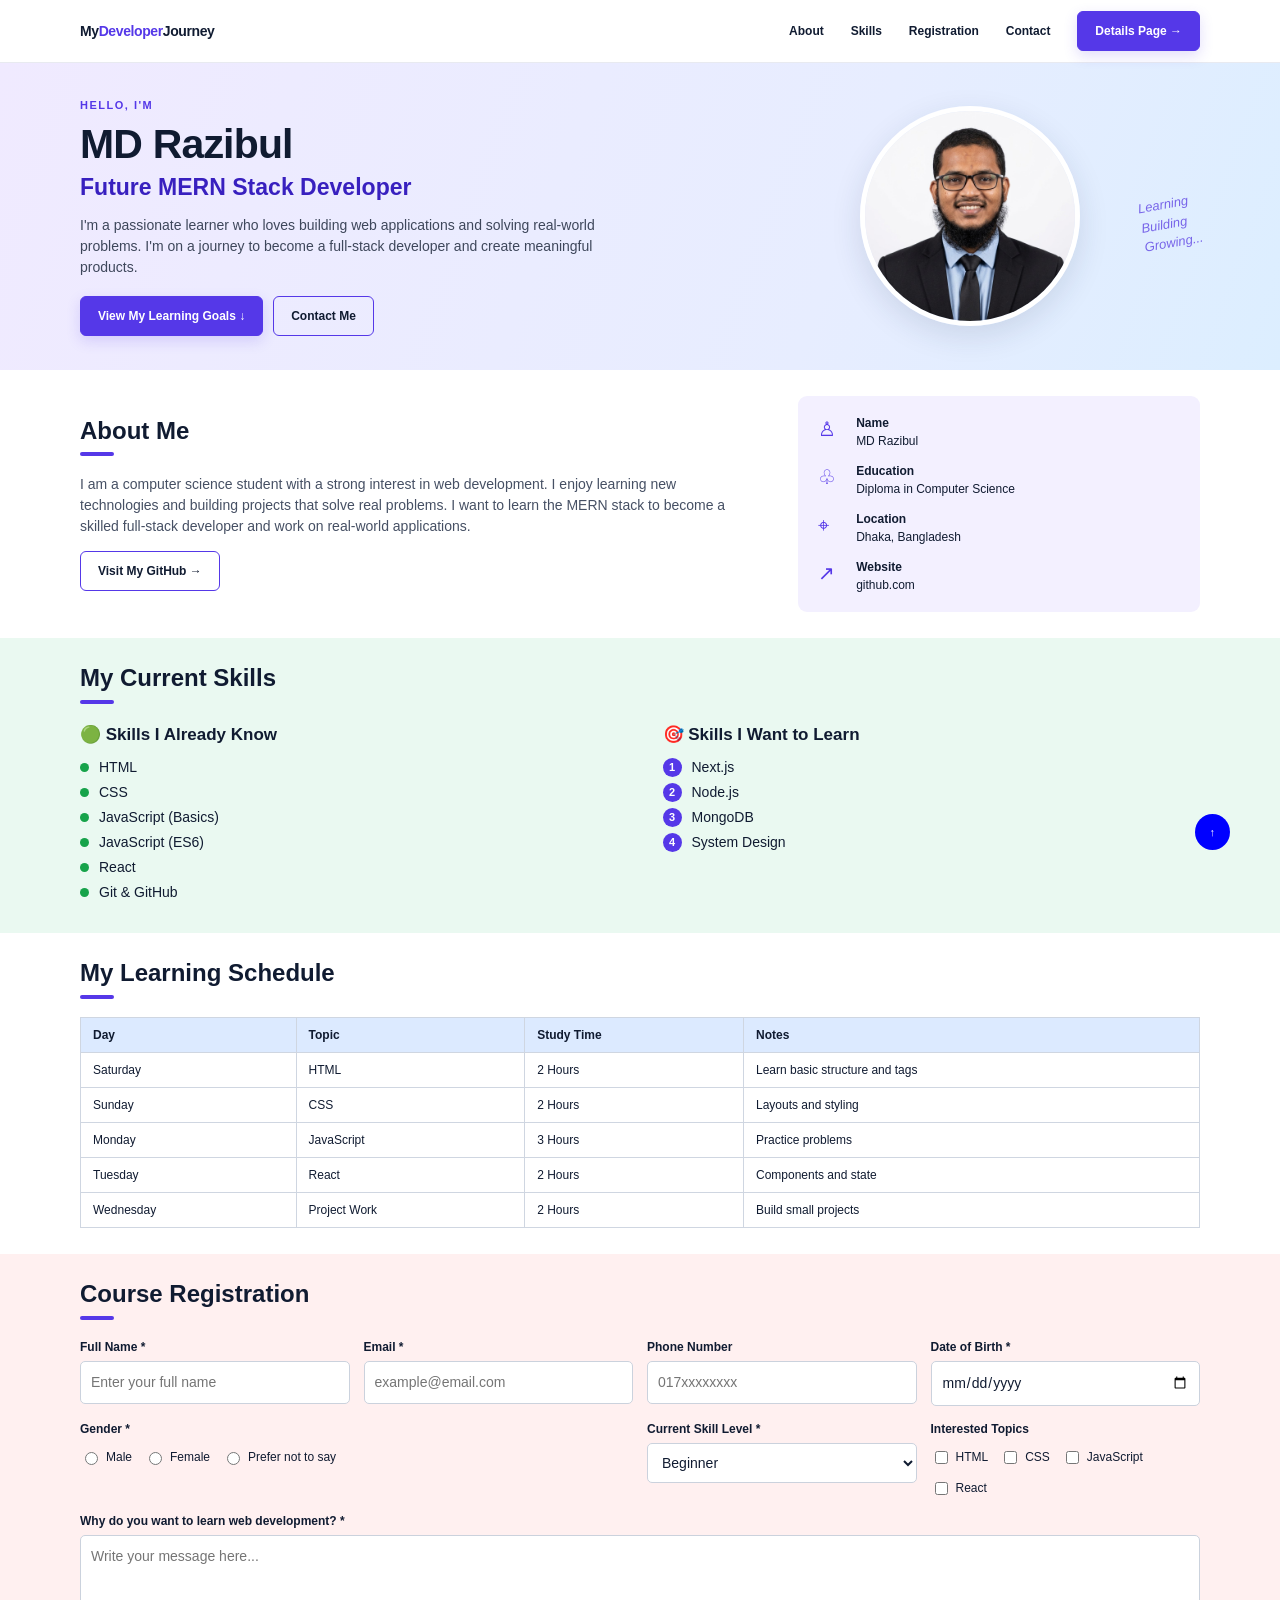
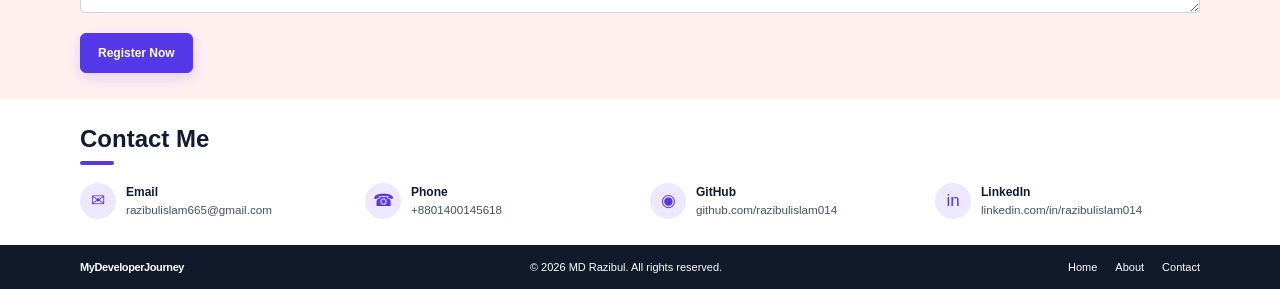
<file: index.html>
<!doctype html>
<html lang="en">

<head>
    <meta charset="UTF-8">
    <meta name="viewport" content="width=device-width,initial-scale=1">
    <title>MyDeveloperJourney | Home</title>
    <link rel="stylesheet" href="style.css">
</head>

<body>
    <header class="site-header">
        <nav class="nav container">
            <a class="brand" href="index.html">My<span>Developer</span>Journey</a>

            <div class="nav-links">
                <a href="#about">About</a>
                <a href="#skills">Skills</a>
                <a href="#registration">Registration</a>
                <a href="#contact">Contact</a>
                <a class="btn btn-primary" href="details.html">Details Page →</a>
            </div>
        </nav>
    </header>
    <main>
        <section class="hero">
            <div class="container hero-grid">
                <div class="hero-copy">
                    <div class="eyebrow">Hello, I'm</div>
                    <h1>MD Razibul</h1>
                    <h2>Future MERN Stack Developer</h2>
                    <p>
                        I'm a passionate learner who loves building web applications and solving real-world problems.
                        I'm on a journey to become a full-stack developer and create meaningful products.
                    </p>
                    <div class="button-row">
                        <a class="btn btn-primary" href="#skills">View My Learning Goals ↓</a>
                        <a class="btn" href="#contact">Contact Me</a>
                    </div>
                </div>
                <div class="profile-wrap">
                    <img class="profile" src="assets/profile.png" alt="Profile portrait">
                    <div class="doodle">Learning<br>Building<br>Growing...</div>
                </div>
            </div>
        </section>
        <section class="section" id="about">
            <div class="container about-grid">
                <div class="about-copy">
                    <h2 class="section-title">About Me</h2>
                    <p>I am a computer science student with a strong interest in web development. I enjoy learning new
                        technologies and building projects that solve real problems. I want to learn the MERN stack to
                        become a skilled full-stack developer and work on real-world applications.</p>
                    <a class="btn" href="https://github.com/razibulislam014" target="_blank" rel="noreferrer">Visit My
                        GitHub →</a>
                </div>
                <div class="info-card">
                    <div class="info-row">
                        <span class="info-icon">♙</span>
                        <span><strong>Name</strong>MD Razibul</span>
                    </div>
                    <div class="info-row">
                        <span class="info-icon">♧</span>
                        <span><strong>Education</strong>Diploma in
                            Computer Science</span>
                    </div>
                    <div class="info-row">
                        <span class="info-icon">⌖</span>
                        <span><strong>Location</strong>Dhaka,
                            Bangladesh</span>
                    </div>
                    <div class="info-row">
                        <span class="info-icon">↗</span>
                        <span><strong>Website</strong><a href="https://github.com/razibulislam014"
                                target="_blank">github.com</a></span>
                    </div>
                </div>
            </div>
        </section>
        <section class="section skills-section" id="skills">
            <div class="container">
                <h2 class="section-title">My Current Skills</h2>
                <div class="skills-grid">
                    <div>
                        <h3>🟢 Skills I Already Know</h3>
                        <ul>
                            <li><i class="dot"></i>HTML</li>
                            <li><i class="dot"></i>CSS</li>
                            <li><i class="dot"></i>JavaScript (Basics)</li>
                            <li><i class="dot"></i>JavaScript (ES6)</li>
                            <li><i class="dot"></i>React</li>
                            <li><i class="dot"></i>Git &amp; GitHub</li>
                        </ul>
                    </div>
                    <div>
                        <h3>🎯 Skills I Want to Learn</h3>
                        <ul>
                            <li><span class="number">1</span>Next.js</li>
                            <li><span class="number">2</span>Node.js</li>
                            <li><span class="number">3</span>MongoDB</li>
                            <li><span class="number">4</span>System Design</li>
                        </ul>
                    </div>
                </div>
            </div>
        </section>
        <section class="section">
            <div class="container">
                <h2 class="section-title">My Learning Schedule</h2>
                <table class="schedule-table">
                    <thead>
                        <tr>
                            <th>Day</th>
                            <th>Topic</th>
                            <th>Study Time</th>
                            <th>Notes</th>
                        </tr>
                    </thead>
                    <tbody>
                        <tr>
                            <td>Saturday</td>
                            <td>HTML</td>
                            <td>2 Hours</td>
                            <td>Learn basic structure and tags</td>
                        </tr>
                        <tr>
                            <td>Sunday</td>
                            <td>CSS</td>
                            <td>2 Hours</td>
                            <td>Layouts and styling</td>
                        </tr>
                        <tr>
                            <td>Monday</td>
                            <td>JavaScript</td>
                            <td>3 Hours</td>
                            <td>Practice problems</td>
                        </tr>
                        <tr>
                            <td>Tuesday</td>
                            <td>React</td>
                            <td>2 Hours</td>
                            <td>Components and state</td>
                        </tr>
                        <tr>
                            <td>Wednesday</td>
                            <td>Project Work</td>
                            <td>2 Hours</td>
                            <td>Build small projects</td>
                        </tr>
                    </tbody>
                </table>
            </div>
        </section>
        <section class="section registration-section" id="registration">
            <div class="container">
                <h2 class="section-title">Course Registration</h2>
                <form class="form-grid">
                    <div class="field">
                        <label for="name">Full Name *</label>
                        <input id="name" placeholder="Enter your full name" required>
                    </div>
                    <div class="field">
                        <label for="email">Email *</label>
                        <input id="email" type="email" placeholder="example@email.com" required>
                    </div>
                    <div class="field">
                        <label for="phone">Phone Number</label>
                        <input id="phone" type="tel" placeholder="017xxxxxxxx">
                    </div>
                    <div class="field">
                        <label for="birth">Date of Birth *</label>
                        <input id="birth" type="date" required>
                    </div>
                    <div class="field span-2">
                        <label>Gender *</label>
                        <div class="choice-row">
                            <label>
                                <input type="radio" name="gender" required>
                                Male</label>
                            <label>
                                <input type="radio" name="gender"> Female</label>
                            <label>
                                <input type="radio" name="gender"> Prefer not to say</label>
                        </div>
                    </div>
                    <div class="field">
                        <label for="level">Current Skill Level *</label>
                        <select id="level">
                            <option>Beginner</option>
                            <option>Intermediate</option>
                            <option>Advanced</option>
                        </select>
                    </div>
                    <div class="field">
                        <label>Interested Topics</label>
                        <div class="choice-row">
                            <label><input type="checkbox"> HTML</label>
                            <label><input type="checkbox"> CSS</label>
                            <label><input type="checkbox"> JavaScript</label>
                            <label><input type="checkbox"> React</label>
                        </div>
                    </div>
                    <div class="field span-4">
                        <label for="reason">Why do you want to learn web development?
                            *</label>
                        <textarea id="reason" placeholder="Write your message here..." required></textarea>
                    </div>
                    <div class="field span-4">
                        <button class="btn btn-primary" type="submit">Register Now</button>
                    </div>
                </form>
            </div>
        </section>
        <section class="section" id="contact">
            <div class="container">
                <h2 class="section-title">Contact Me</h2>
                <div class="contact-row">
                    <div class="contact-item">
                        <span class="contact-bubble">✉</span>
                        <span>
                            <strong>Email</strong>
                            <small>razibulislam665@gmail.com</small>
                        </span>
                    </div>
                    <div class="contact-item">
                        <span class="contact-bubble">☎</span>
                        <span>
                            <strong>Phone</strong>
                            <small>+8801400145618</small>
                        </span>
                    </div>
                    <div class="contact-item">
                        <span class="contact-bubble">◉</span>
                        <span>
                            <strong>GitHub</strong>
                            <small>github.com/razibulislam014</small>
                        </span>
                    </div>
                    <div class="contact-item">
                        <span class="contact-bubble">in</span>
                        <span>
                            <strong>LinkedIn</strong>
                            <small>linkedin.com/in/razibulislam014</small>
                        </span>
                    </div>
                </div>
            </div>
        </section>
    </main>
    <footer class="footer">
        <div class="container footer-inner">
            <a class="brand" href="#">MyDeveloperJourney</a>
            <span>© 2026 MD Razibul. All rights reserved.</span>
            <div class="footer-links">
                <a href="#">Home</a>
                <a href="#about">About</a>
                <a href="#contact">Contact</a>
            </div>
            <a href="#" class="top" aria-label="Back to top">↑</a>
        </div>
    </footer>
</body>

</html>
</file>
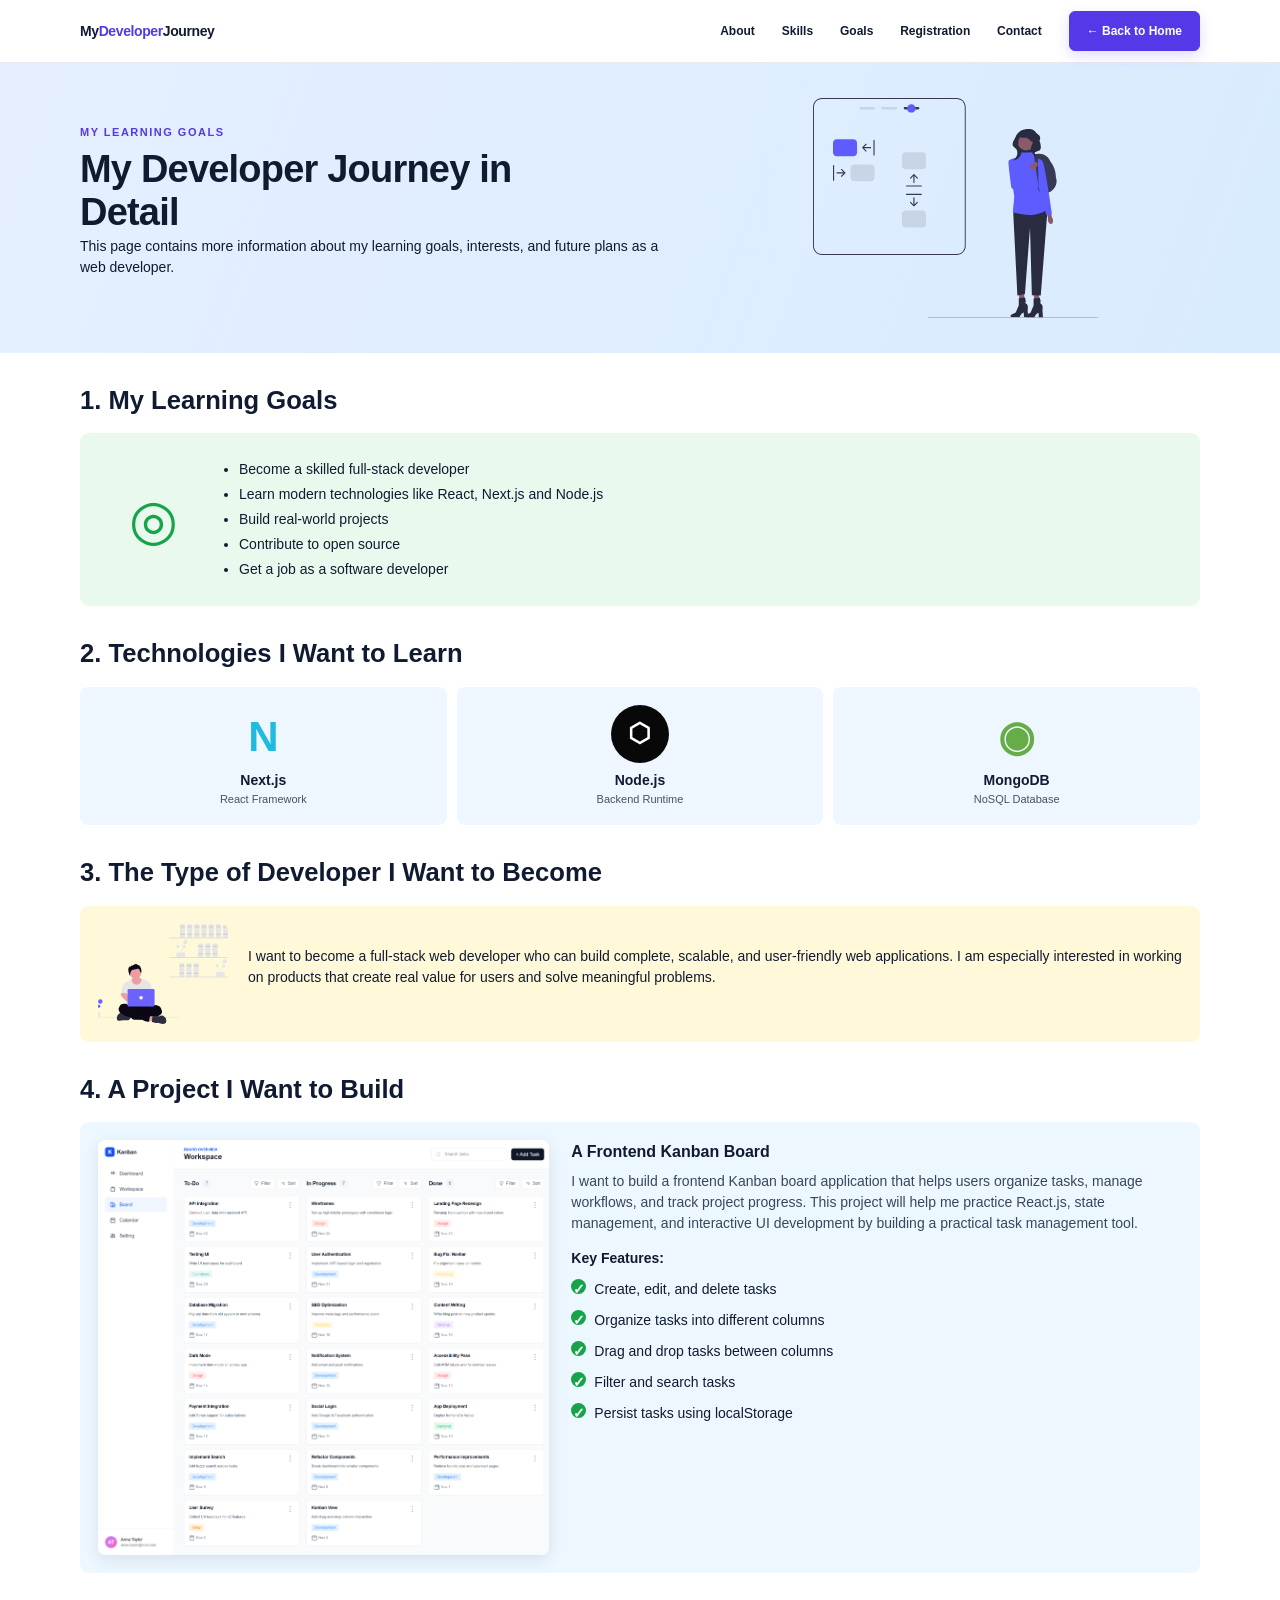
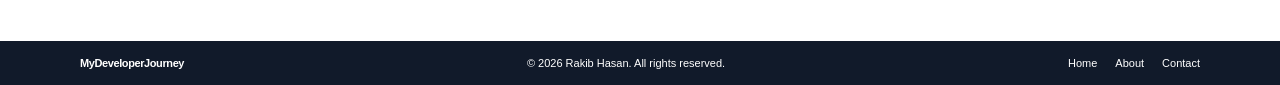
<file: details.html>
<!doctype html>
<html lang="en">

<head>
    <meta charset="UTF-8">
    <meta name="viewport" content="width=device-width,initial-scale=1">
    <title>MyDeveloperJourney | Details</title>
    <link rel="stylesheet" href="style.css">
</head>

<body>
    <header class="site-header">
        <nav class="nav container">
            <a class="brand" href="index.html">My<span>Developer</span>Journey</a>
            <div class="nav-links">
                <a href="index.html#about">About</a>
                <a href="index.html#skills">Skills</a>
                <a href="#goals">Goals</a>
                <a href="index.html#registration">Registration</a>
                <a href="index.html#contact">Contact</a>
                <a class="btn btn-primary" href="index.html">← Back to Home</a>
            </div>
        </nav>
    </header>
    <main>
        <section class="detail-hero">
            <div class="container hero-grid">
                <div>
                    <div class="eyebrow">My Learning Goals</div>
                    <h1>My Developer Journey in Detail</h1>
                    <p>This page contains more information about my learning goals, interests, and future plans as a web
                        developer.</p>
                </div>
                <img class="detail-art" src="assets/journey.svg" alt="Developer learning illustration">
            </div>
        </section>
        <section class="detail-content">
            <div class="container">
                <article class="detail-block" id="goals">
                    <h2>1. My Learning Goals</h2>
                    <div class="goal-card">
                        <div class="target">◎</div>
                        <ul>
                            <li>Become a skilled full-stack developer</li>
                            <li>Learn modern technologies like React, Next.js and Node.js</li>
                            <li>Build real-world projects</li>
                            <li>Contribute to open source</li>
                            <li>Get a job as a software developer</li>
                        </ul>
                    </div>
                </article>
                <article class="detail-block">
                    <h2>2. Technologies I Want to Learn</h2>
                    <div class="tech-grid">
                        <div class="tech-card">
                            <div class="tech-logo">N</div><strong>Next.js</strong><small>React Framework</small>
                        </div>
                        <div class="tech-card">
                            <div class="tech-logo">⬡</div><strong>Node.js</strong><small>Backend Runtime</small>
                        </div>
                        <div class="tech-card">
                            <div class="tech-logo">◉</div><strong>MongoDB</strong><small>NoSQL Database</small>
                        </div>
                    </div>
                </article>
                <article class="detail-block">
                    <h2>3. The Type of Developer I Want to Become</h2>
                    <div class="developer-card"><img src="assets/working.svg" alt="Developer working on a laptop">
                        <p>I want to become a full-stack web developer who can build complete, scalable, and
                            user-friendly web applications. I am especially interested in working on products that
                            create real value for users and solve meaningful problems.</p>
                    </div>
                </article>
                <article class="detail-block">
                    <h2>4. A Project I Want to Build</h2>
                    <div class="project-card">
                        <img src="assets/kanban-board.png" alt="Food ordering app project preview">
                        <div>

                            <h3>A Frontend Kanban Board</h3>
                            <p>
                                I want to build a frontend Kanban board application that helps users
                                organize tasks, manage workflows, and track project progress. This
                                project will help me practice React.js, state management, and
                                interactive UI development by building a practical task management tool.
                            </p>

                            <strong>Key Features:</strong>
                            <ul class="feature-list">
                                <li>Create, edit, and delete tasks</li>
                                <li>Organize tasks into different columns</li>
                                <li>Drag and drop tasks between columns</li>
                                <li>Filter and search tasks</li>
                                <li>Persist tasks using localStorage</li>
                            </ul>

                        </div>
                    </div>
                </article>
            </div>
        </section>
    </main>
    <footer class="footer">
        <div class="container footer-inner"><a class="brand" href="index.html">MyDeveloperJourney</a><span>© 2026 Rakib
                Hasan. All rights reserved.</span>
            <div class="footer-links"><a href="index.html">Home</a><a href="index.html#about">About</a><a
                    href="index.html#contact">Contact</a></div>
        </div>
    </footer>
</body>

</html>
</file>
<file: style.css>
:root {
    --ink: #101b31;
    --muted: #465064;
    --purple: #5538e8;
    --line: #d9dfeb;
    --mint: #eaf9f1;
    --pink: #fff0f0;
}

* {
    box-sizing: border-box;
}

html {
    scroll-behavior: smooth;
}

body {
    margin: 0;
    color: var(--ink);
    font: 14px/1.5 Arial, Helvetica, sans-serif;
    background: #f4f6fa;
}

a {
    color: inherit;
    text-decoration: none;
}

button,
input,
select,
textarea {
    font: inherit;
}

.container {
    width: min(1120px, calc(100% - 40px));
    margin: auto;
}

.site-header {
    background: #fff;
    border-bottom: 1px solid #e8eaf0;
    position: sticky;
    top: 0;
    z-index: 5;
}

.nav {
    min-height: 62px;
    display: flex;
    align-items: center;
    justify-content: space-between;
    gap: 22px;
}

.brand {
    font-weight: 800;
    white-space: nowrap;
    letter-spacing: -.4px;
}

.brand span {
    color: var(--purple);
}

.nav-links {
    display: flex;
    align-items: center;
    gap: clamp(12px, 2.1vw, 27px);
}

.nav-links a {
    font-size: 12px;
    font-weight: 700;
}

.nav-links a:hover {
    color: var(--purple);
}

.btn {
    display: inline-flex;
    align-items: center;
    justify-content: center;
    border: 1px solid var(--purple);
    border-radius: 6px;
    padding: 10px 17px;
    font-weight: 700;
    font-size: 12px;
    cursor: pointer;
    transition: color 500ms;
    transition-timing-function: ease-in-out;
}

.btn-primary {
    background: var(--purple);
    color: #fff;
    box-shadow: 0 5px 14px #5538e82b;
}

.btn:hover {
    background-color: transparent;
    color: var(--purple);
}

.hero {
    background: linear-gradient(110deg, #f0eaff, #e7edff 65%, #dceeff);
}

.hero-grid {
    display: grid;
    grid-template-columns: 1.15fr .85fr;
    gap: 36px;
    align-items: center;
    padding: 34px 0;
}

.eyebrow {
    color: var(--purple);
    font-size: 11px;
    font-weight: 800;
    letter-spacing: 1.5px;
    text-transform: uppercase;
}

h1,
h2,
h3,
p {
    margin-top: 0;
}

h1 {
    font-size: clamp(30px, 3.2vw, 43px);
    line-height: 1.12;
    letter-spacing: -.8px;
    margin: 8px 0 3px;
}

.hero h2 {
    color: #3820bf;
    font-size: clamp(18px, 1.8vw, 24px);
    margin: 0 0 10px;
}

.hero p {
    color: #3e475b;
    max-width: 520px;
    margin-bottom: 18px;
}

.button-row {
    display: flex;
    gap: 10px;
    flex-wrap: wrap;
}

.profile-wrap {
    display: flex;
    justify-content: center;
    align-items: center;
    position: relative;
    min-height: 220px;
}

.profile {
    width: clamp(155px, 18vw, 220px);
    aspect-ratio: 1;
    border-radius: 50%;
    object-fit: cover;
    border: 5px solid #fff;
    box-shadow: 0 10px 30px #1d2c5020;
}

.doodle {
    position: absolute;
    color: #7764e9;
    font-size: 13px;
    font-style: italic;
    transform: rotate(-10deg);
    right: 0;
    top: 40%;
}

.section {
    padding: 26px 0;
    background: #fff;
}

.section-title {
    font-size: 24px;
    line-height: 1.2;
    margin: 0 0 18px;
}

.section-title:after {
    content: "";
    display: block;
    width: 34px;
    height: 4px;
    border-radius: 5px;
    background: var(--purple);
    margin-top: 7px;
}

.about-grid {
    display: grid;
    grid-template-columns: 1.35fr .8fr;
    gap: 40px;
    align-items: center;
}

.about-copy p {
    color: var(--muted);
}

.info-card {
    background: #f3f0ff;
    border-radius: 9px;
    padding: 18px 20px;
    display: grid;
    gap: 12px;
}

.info-row {
    display: grid;
    grid-template-columns: 28px 1fr;
    gap: 10px;
}

.info-icon {
    color: var(--purple);
    font-size: 20px;
}

.info-row strong {
    display: block;
    font-size: 12px;
}

.info-row span:last-child {
    font-size: 12px;
    overflow-wrap: anywhere;
}

.skills-section {
    background: var(--mint);
}

.skills-grid {
    display: grid;
    grid-template-columns: 1fr 1fr;
    gap: 45px;
}

.skills-grid h3 {
    font-size: 17px;
    margin-bottom: 10px;
}

.skills-grid ul {
    list-style: none;
    margin: 0;
    padding: 0;
}

.skills-grid li {
    margin: 4px 0;
    display: flex;
    align-items: center;
    gap: 10px;
}

.dot {
    width: 9px;
    height: 9px;
    flex: 0 0 9px;
    border-radius: 50%;
    background: #16a34a;
}

.number {
    background: var(--purple);
    color: #fff;
    width: 19px;
    height: 19px;
    border-radius: 50%;
    display: inline-grid;
    place-items: center;
    font-size: 11px;
    font-weight: 700;
}

.schedule-table {
    width: 100%;
    border-collapse: collapse;
    background: #fff;
    font-size: 12px;
}

.schedule-table th,
.schedule-table td {
    border: 1px solid #cfd6e1;
    text-align: left;
    padding: 8px 12px;
}

.schedule-table th {
    background: #dceaff;
}

.registration-section {
    background: var(--pink);
}

.form-grid {
    display: grid;
    grid-template-columns: repeat(4, minmax(0, 1fr));
    gap: 14px;
}

.field {
    min-width: 0;
}

.field label {
    display: block;
    font-size: 12px;
    font-weight: 700;
    margin-bottom: 5px;
}

.field input:not([type=radio]):not([type=checkbox]),
.field select,
.field textarea {
    width: 100%;
    min-width: 0;
    border: 1px solid #cbd2dd;
    border-radius: 5px;
    padding: 10px;
    background: #fff;
    color: var(--ink);
    outline: none;
}

.field textarea {
    min-height: 78px;
    resize: vertical;
}

.span-2 {
    grid-column: span 2;
}

.span-4 {
    grid-column: 1/-1;
}

.choice-row {
    display: flex;
    flex-wrap: wrap;
    gap: 12px;
    align-items: center;
    padding-top: 5px;
}

.choice-row label {
    font-weight: 400;
    display: inline-flex;
    align-items: center;
    gap: 5px;
    margin: 0;
}

.choice-row input {
    accent-color: var(--purple);
}

.contact-row {
    display: grid;
    grid-template-columns: repeat(4, 1fr);
    gap: 20px;
}

.contact-item {
    display: flex;
    align-items: center;
    gap: 10px;
    min-width: 0;
}

.contact-bubble {
    width: 36px;
    height: 36px;
    display: grid;
    place-items: center;
    border-radius: 50%;
    background: #eee8ff;
    color: var(--purple);
    font-size: 17px;
    flex: 0 0 auto;
}

.contact-item strong {
    display: block;
    font-size: 12px;
}

.contact-item small {
    display: block;
    color: var(--muted);
    overflow-wrap: anywhere;
}

.footer {
    background: #111a2a;
    color: #fff;
    padding: 14px 0;
    font-size: 11px;
}

.footer-inner {
    display: flex;
    align-items: center;
    justify-content: space-between;
    gap: 16px;
}

.footer-links {
    display: flex;
    gap: 18px;
}

.detail-hero {
    background: linear-gradient(110deg, #e5efff, #d9ebff);
}

.detail-hero .hero-grid {
    padding-block: 35px;
    grid-template-columns: 1.1fr .9fr;
}

.detail-hero h1 {
    font-size: clamp(28px, 3vw, 38px);
    max-width: 520px;
}

.detail-art {
    width: min(100%, 300px);
    max-height: 220px;
    object-fit: contain;
    justify-self: center;
    mix-blend-mode: multiply;
    border-radius: 10px;
}

.detail-content {
    padding-block: 28px 40px;
    background: #fff;
}

.detail-block {
    margin-bottom: 28px;
}

.detail-block h2 {
    font-size: clamp(21px, 2vw, 27px);
    margin-bottom: 14px;
}

.goal-card {
    background: #eaf9ed;
    border-radius: 9px;
    padding: 22px 26px;
    display: grid;
    grid-template-columns: 95px 1fr;
    gap: 20px;
    align-items: center;
}

.target {
    color: #16a34a;
    font-size: 56px;
    text-align: center;
}

.goal-card ul {
    margin: 0;
    padding-left: 18px;
}

.goal-card li {
    margin: 4px 0;
}

.tech-grid {
    display: grid;
    grid-template-columns: repeat(3, 1fr);
    gap: 10px;
}

.tech-card {
    text-align: center;
    background: #eef7ff;
    border-radius: 8px;
    padding: 18px 10px;
}

.tech-logo {
    height: 58px;
    display: grid;
    place-items: center;
    font-size: 42px;
    font-weight: 700;
    color: #21b9df;
}

.tech-card:nth-child(2) .tech-logo {
    color: #fff;
    background: #080808;
    border-radius: 50%;
    width: 58px;
    margin: auto;
    font-size: 26px;
}

.tech-card:nth-child(3) .tech-logo {
    color: #67ad47;
}

.tech-card:nth-child(4) .tech-logo {
    color: #16834a;
}

.tech-card strong {
    display: block;
    margin-top: 7px;
}

.tech-card small {
    display: block;
    color: var(--muted);
    font-size: 11px;
}

.developer-card {
    background: #fff8d9;
    border-radius: 9px;
    padding: 18px;
    display: grid;
    grid-template-columns: 130px 1fr;
    gap: 20px;
    align-items: center;
}

.developer-card img {
    width: 100%;
    height: 100px;
    object-fit: cover;
    border-radius: 7px;
}

.project-card {
    background: #edf7ff;
    border-radius: 9px;
    padding: 18px;
    display: grid;
    grid-template-columns: minmax(170px, .85fr) 1.15fr;
    gap: 22px;
    align-items: start;
}

.project-card img {
    width: 100%;
    border-radius: 7px;
    box-shadow: 0 5px 16px #18243a1a;
}

.project-card h3 {
    margin-bottom: 7px;
    font-size: 16px;
}

.project-card p {
    color: #39475b;
}

.feature-list {
    list-style: none;
    margin: 8px 0 0;
    padding: 0;
}

.feature-list li {
    margin: 10px 0;
    font-size: 14px;
}

.feature-list li:before {
    content: "✓";
    color: #fff;
    background: #16a34a;
    border-radius: 50%;
    width: 15px;
    height: 15px;
    display: inline-grid;
    place-items: center;
    font-weight: 800;
    margin-right: 8px;
}

.top {
    padding: 10px 15px;
    background: blue;
    border-radius: 50%;
    position: fixed;
    bottom: 50px;
    right: 50px;
}

@media(max-width:760px) {
    .container {
        width: min(100% - 28px, 620px);
    }

    .nav {
        padding-block: 12px;
        align-items: flex-start;
        flex-direction: column;
        gap: 10px;
    }

    .nav-links {
        width: 100%;
        overflow-x: auto;
        padding-bottom: 3px;
        gap: 18px;
    }

    .nav-links a {
        white-space: nowrap;
    }

    .hero-grid,
    .detail-hero .hero-grid {
        grid-template-columns: 1fr;
        gap: 20px;
        padding-block: 28px;
    }

    .profile-wrap {
        min-height: 175px;
        order: -1;
    }

    .profile {
        width: 165px;
    }

    .doodle {
        display: none;
    }

    .hero-copy {
        text-align: center;
    }

    .hero-copy p {
        margin-inline: auto;
    }

    .button-row {
        justify-content: center;
    }

    .about-grid,
    .skills-grid {
        grid-template-columns: 1fr;
        gap: 20px;
    }

    .form-grid {
        grid-template-columns: repeat(2, minmax(0, 1fr));
    }

    .span-4 {
        grid-column: 1/-1;
    }

    .contact-row {
        grid-template-columns: repeat(2, minmax(0, 1fr));
    }

    .detail-art {
        max-height: 190px;
    }

    .goal-card {
        grid-template-columns: 60px 1fr;
        padding: 17px;
        gap: 12px;
    }

    .target {
        font-size: 42px;
    }

    .tech-grid {
        grid-template-columns: repeat(2, 1fr);
    }

    .developer-card {
        grid-template-columns: 95px 1fr;
        gap: 14px;
    }

    .project-card {
        grid-template-columns: 1fr;
    }

    .project-card img {
        max-height: 240px;
        object-fit: contain;
        background: #fff;
    }

    .footer-inner {
        flex-wrap: wrap;
        justify-content: center;
        text-align: center;
    }
}

@media(max-width:420px) {
    body {
        font-size: 13px;
    }

    .section {
        padding: 22px 0;
    }

    .section-title {
        font-size: 21px;
    }

    .form-grid {
        grid-template-columns: 1fr;
    }

    .span-2,
    .span-4 {
        grid-column: auto;
    }

    .contact-row {
        grid-template-columns: 1fr;
        gap: 13px;
    }

    .schedule-table {
        font-size: 10px;
    }

    .schedule-table th,
    .schedule-table td {
        padding: 7px 5px;
    }

    .tech-card {
        padding: 14px 7px;
    }

    .developer-card {
        grid-template-columns: 1fr;
    }

    .developer-card img {
        height: 130px;
        object-fit: contain;
    }
}
</file>
